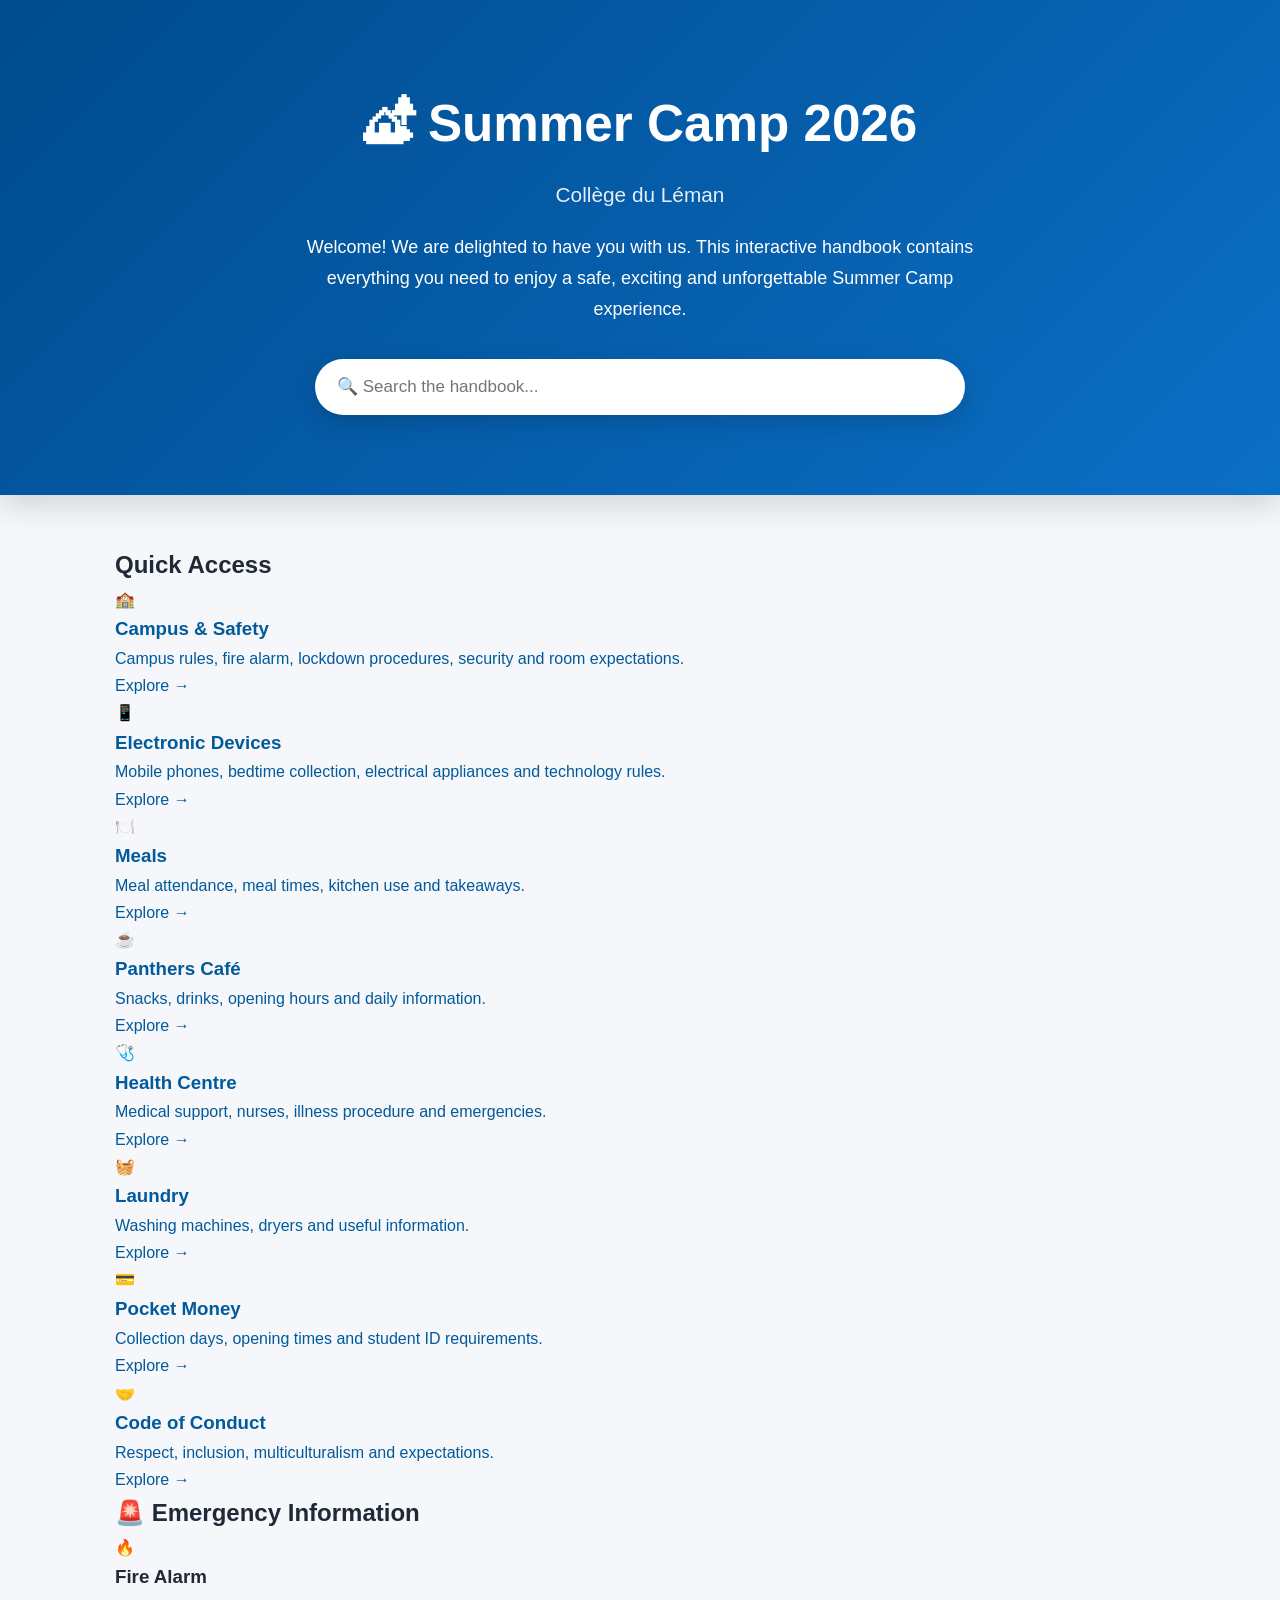
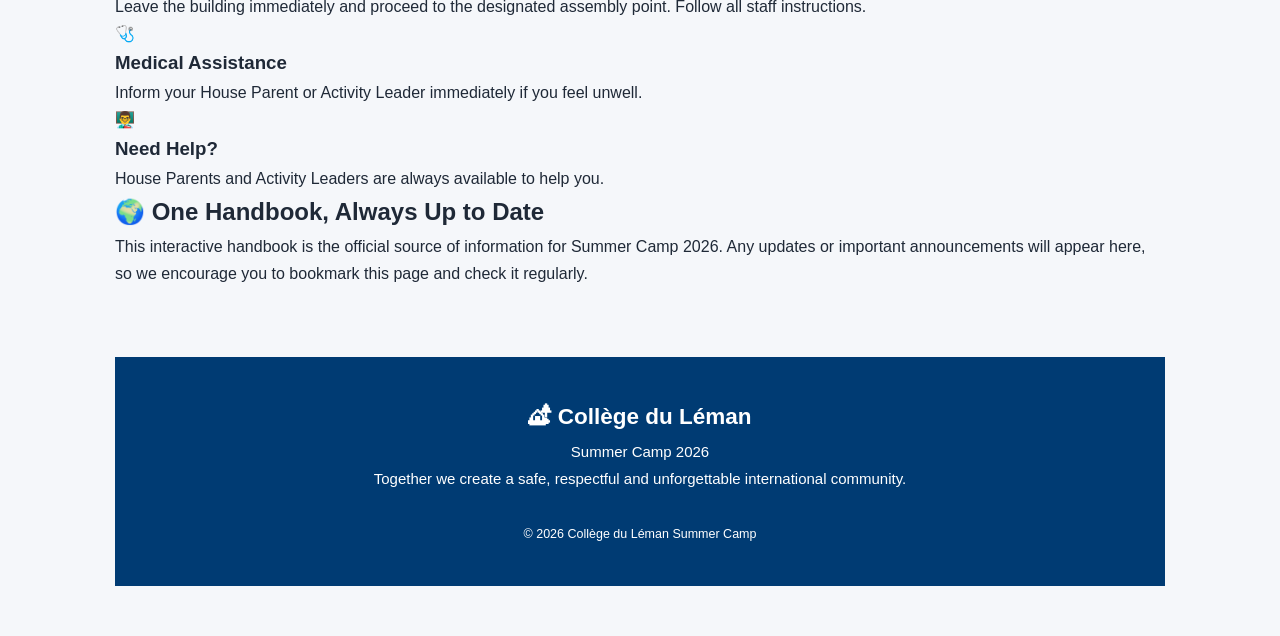
<file: index.html>
<!DOCTYPE html>
<html lang="en">

<head>

<meta charset="UTF-8">

<meta name="viewport"
content="width=device-width, initial-scale=1.0">

<title>

Collège du Léman
Summer Camp 2026

</title>

<link
rel="stylesheet"
href="style.css">

<link
rel="preconnect"
href="https://fonts.googleapis.com">

<link
rel="preconnect"
href="https://fonts.gstatic.com"
crossorigin>

<link
href="https://fonts.googleapis.com/css2?family=Poppins:wght@300;400;500;600;700&display=swap"
rel="stylesheet">

</head>

<body>

<header class="hero">

<div class="hero-content">

<h1>

🏕 Summer Camp 2026

</h1>

<p class="subtitle">

Collège du Léman

</p>

<p class="welcome">

Welcome!

We are delighted to have you with us.

This interactive handbook contains everything you need to enjoy a safe, exciting and unforgettable Summer Camp experience.

</p>

<input
type="text"
id="search"
placeholder="🔍 Search the handbook..."
onkeyup="searchCards()">

</div>

</header>

<main>

<section class="quick">

<h2>

Quick Access

</h2>

<div class="cards">
    <!-- CAMPUS -->

<a href="campus.html" class="card">

    <div class="emoji">🏫</div>

    <h3>Campus & Safety</h3>

    <p>
        Campus rules, fire alarm, lockdown procedures,
        security and room expectations.
    </p>

    <span class="open">

        Explore →

    </span>

</a>

<!-- DEVICES -->

<a href="devices.html" class="card">

    <div class="emoji">📱</div>

    <h3>Electronic Devices</h3>

    <p>
        Mobile phones, bedtime collection,
        electrical appliances and technology rules.
    </p>

    <span class="open">

        Explore →

    </span>

</a>

<!-- MEALS -->

<a href="meals.html" class="card">

    <div class="emoji">🍽️</div>

    <h3>Meals</h3>

    <p>
        Meal attendance,
        meal times,
        kitchen use
        and takeaways.
    </p>

    <span class="open">

        Explore →

    </span>

</a>

<!-- CAFE -->

<a href="cafe.html" class="card">

    <div class="emoji">☕</div>

    <h3>Panthers Café</h3>

    <p>
        Snacks,
        drinks,
        opening hours
        and daily information.
    </p>

    <span class="open">

        Explore →

    </span>

</a>

<!-- HEALTH -->

<a href="health.html" class="card">

    <div class="emoji">🩺</div>

    <h3>Health Centre</h3>

    <p>
        Medical support,
        nurses,
        illness procedure
        and emergencies.
    </p>

    <span class="open">

        Explore →

    </span>

</a>

<!-- LAUNDRY -->

<a href="laundry.html" class="card">

    <div class="emoji">🧺</div>

    <h3>Laundry</h3>

    <p>
        Washing machines,
        dryers
        and useful information.
    </p>

    <span class="open">

        Explore →

    </span>

</a>

<!-- MONEY -->

<a href="money.html" class="card">

    <div class="emoji">💳</div>

    <h3>Pocket Money</h3>

    <p>
        Collection days,
        opening times
        and student ID requirements.
    </p>

    <span class="open">

        Explore →

    </span>

</a>

<!-- CONDUCT -->

<a href="conduct.html" class="card">

    <div class="emoji">🤝</div>

    <h3>Code of Conduct</h3>

    <p>
        Respect,
        inclusion,
        multiculturalism
        and expectations.
    </p>

    <span class="open">

        Explore →

    </span>

</a>
</div>

</section>

<!-- =======================================
EMERGENCY INFORMATION
======================================= -->

<section class="info-section">

    <h2>🚨 Emergency Information</h2>

    <div class="info-grid">

        <div class="info-box emergency">
            <div class="emoji">🔥</div>
            <h3>Fire Alarm</h3>
            <p>
                Leave the building immediately and proceed to the designated assembly point. Follow all staff instructions.
            </p>
        </div>

        <div class="info-box medical">
            <div class="emoji">🩺</div>
            <h3>Medical Assistance</h3>
            <p>
                Inform your House Parent or Activity Leader immediately if you feel unwell.
            </p>
        </div>

        <div class="info-box contact">
            <div class="emoji">👨‍🏫</div>
            <h3>Need Help?</h3>
            <p>
                House Parents and Activity Leaders are always available to help you.
            </p>
        </div>

    </div>

</section>

<!-- =======================================
DOWNLOAD
======================================= -->

<section class="download">

    <h2>🌍 One Handbook, Always Up to Date</h2>

    <p>
        This interactive handbook is the official source of information for Summer Camp 2026.
        Any updates or important announcements will appear here, so we encourage you to bookmark this page and check it regularly.
    </p>

</section>

</section>

<!-- =======================================
FOOTER
======================================= -->

<footer>

    <h2>🏕 Collège du Léman</h2>

    <p>

        Summer Camp 2026

    </p>

    <p>

        Together we create a safe, respectful and unforgettable international community.

    </p>

    <br>

    <small>

        © 2026 Collège du Léman Summer Camp

    </small>

</footer>

<script src="script.js"></script>

</body>

</html>
</file>
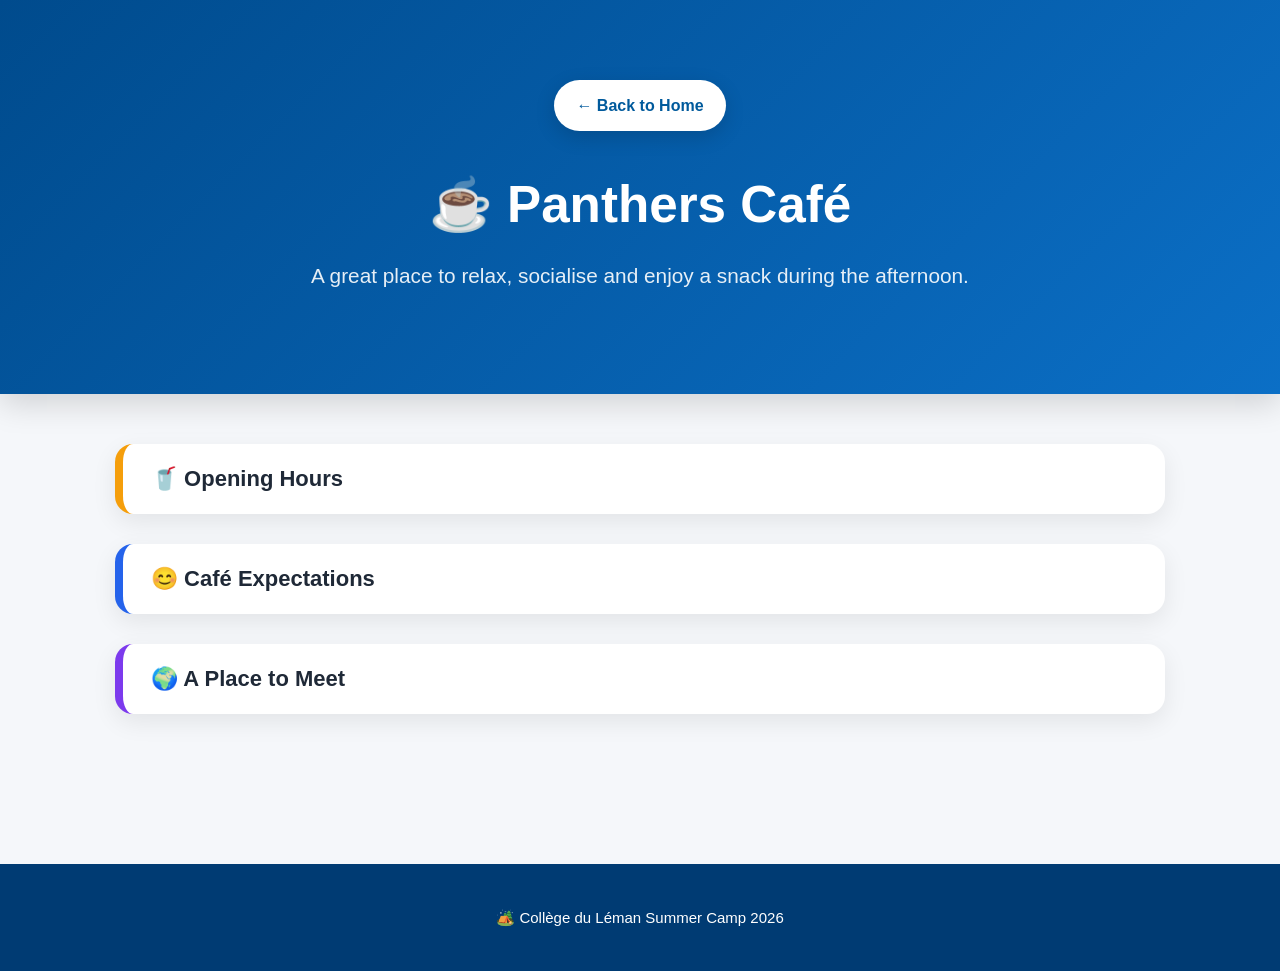
<file: cafe.html>
<!DOCTYPE html>
<html lang="en">

<head>

<meta charset="UTF-8">
<meta name="viewport" content="width=device-width, initial-scale=1.0">

<title>Panthers Café | Summer Camp 2026</title>

<link rel="stylesheet" href="style.css">

<link rel="preconnect" href="https://fonts.googleapis.com">
<link rel="preconnect" href="https://fonts.gstatic.com" crossorigin>

<link href="https://fonts.googleapis.com/css2?family=Poppins:wght@300;400;500;600;700&display=swap" rel="stylesheet">

</head>

<body>

<header class="hero">

<div class="hero-content">

<a href="index.html" class="back-button">← Back to Home</a>

<h1>☕ Panthers Café</h1>

<p class="subtitle">

A great place to relax, socialise and enjoy a snack during the afternoon.

</p>

</div>

</header>

<main>

<section class="section">

<button class="accordion main">

🥤 Opening Hours

</button>

<div class="panel">

<p>

The Panthers Café is open every day from:

</p>

<h2 style="text-align:center;color:#005A9C;margin:20px 0;">

15:15 – 16:15

</h2>

<p>

Snacks and drinks are available throughout the opening period.

</p>

</div>

</section>

<section class="section">

<button class="accordion main">

😊 Café Expectations

</button>

<div class="panel">

<p>

Please help us keep the Panthers Café clean and welcoming for everyone.

</p>

<ul>

<li>🗑️ Dispose of your rubbish in the bins provided.</li>

<li>🤝 Be respectful towards other students and staff.</li>

<li>🪑 Return chairs and tables to their original position.</li>

<li>🍫 Consume food and drinks responsibly.</li>

</ul>

</div>

</section>

<section class="section">

<button class="accordion main">

🌍 A Place to Meet

</button>

<div class="panel">

<p>

The Panthers Café is a great opportunity to meet students from different countries, make new friends and enjoy the international spirit of the Summer Camp.

</p>

</div>

</section>

</main>

<footer>

🏕️ Collège du Léman Summer Camp 2026

</footer>

<script src="script.js"></script>

</body>

</html>
</file>
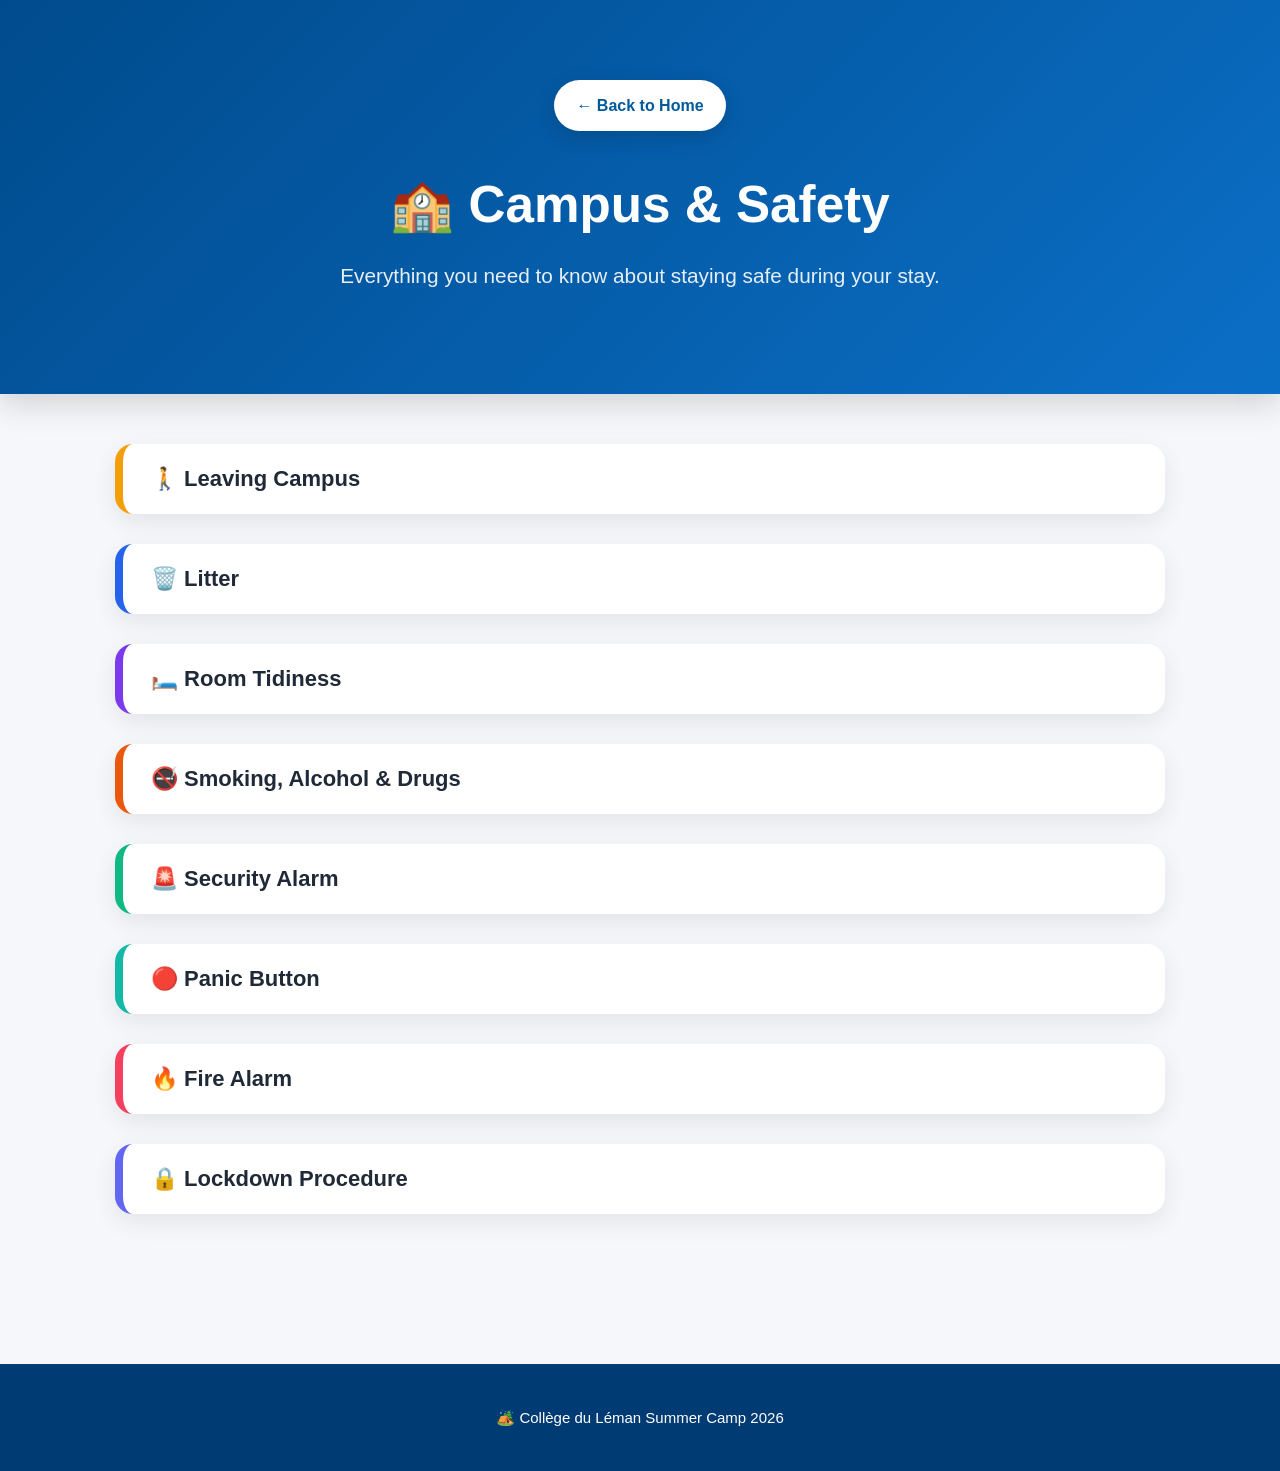
<file: campus.html>
<!DOCTYPE html>
<html lang="en">

<head>

<meta charset="UTF-8">
<meta name="viewport" content="width=device-width, initial-scale=1.0">

<title>Campus & Safety | Summer Camp 2026</title>

<link rel="stylesheet" href="style.css">

<link rel="preconnect" href="https://fonts.googleapis.com">
<link rel="preconnect" href="https://fonts.gstatic.com" crossorigin>

<link href="https://fonts.googleapis.com/css2?family=Poppins:wght@300;400;500;600;700&display=swap" rel="stylesheet">

</head>

<body>

<header class="hero">

<div class="hero-content">

<a href="index.html" class="back-button">← Back to Home</a>

<h1>🏫 Campus & Safety</h1>

<p class="subtitle">

Everything you need to know about staying safe during your stay.

</p>

</div>

</header>

<main>

<section class="section">

<button class="accordion main">

🚶 Leaving Campus

</button>

<div class="panel">

<p>

Students must not leave the Boarding Houses or the campus without permission and supervision from a member of staff.

</p>

<p>

Visits to the shops in Versoix can be arranged with the House Parent(s) on duty.

</p>

</div>

</section>

<section class="section">

<button class="accordion main">

🗑️ Litter

</button>

<div class="panel">

<p>

Always use the litter bins provided and help keep the Boarding Houses and the campus clean.

</p>

</div>

</section>

<section class="section">

<button class="accordion main">

🛏️ Room Tidiness

</button>

<div class="panel">

<p>

Keep your room tidy and presentable every morning so that the cleaning staff can carry out their work.

</p>

</div>

</section>

<section class="section">

<button class="accordion main">

🚭 Smoking, Alcohol & Drugs

</button>

<div class="panel">

<p>

Smoking, vaping, drinking alcohol and the use or possession of illegal drugs are strictly prohibited.

</p>

<p>

Only prescribed medication is permitted and must be declared to the Summer Camp staff upon arrival.

</p>

</div>

</section>

<section class="section">

<button class="accordion main">

🚨 Security Alarm

</button>

<div class="panel">

<p>

The Boarding House alarm is activated every night.

</p>

<p>

Once the alarm is set, doors and windows must not be opened unless instructed by a member of staff.

</p>

</div>

</section>

<section class="section">

<button class="accordion main">

🔴 Panic Button

</button>

<div class="panel">

<p>

The panic button must only be used in the event of a genuine emergency, such as an intruder entering the Boarding House.

</p>

</div>

</section>

<section class="section">

<button class="accordion main">

🔥 Fire Alarm

</button>

<div class="panel">

<p>

When you hear the fire alarm, remain calm and leave the Boarding House immediately.

</p>

<p>

Follow the instructions of staff and proceed directly to the designated assembly point.

</p>

</div>

</section>

<section class="section">

<button class="accordion main">

🔒 Lockdown Procedure

</button>

<div class="panel">

<p>

The lockdown code is:

</p>

<p>

<strong>LE BUS DE LAUSANNE EST EN RETARD</strong>

</p>

<p>

As soon as this message is heard, follow staff instructions immediately.

If indoors, remain in a safe location.

If outdoors, move away from danger and hide until the situation has been resolved.

</p>

</div>

</section>

</main>

<footer>

🏕️ Collège du Léman Summer Camp 2026

</footer>

<script src="script.js"></script>

</body>

</html>
</file>
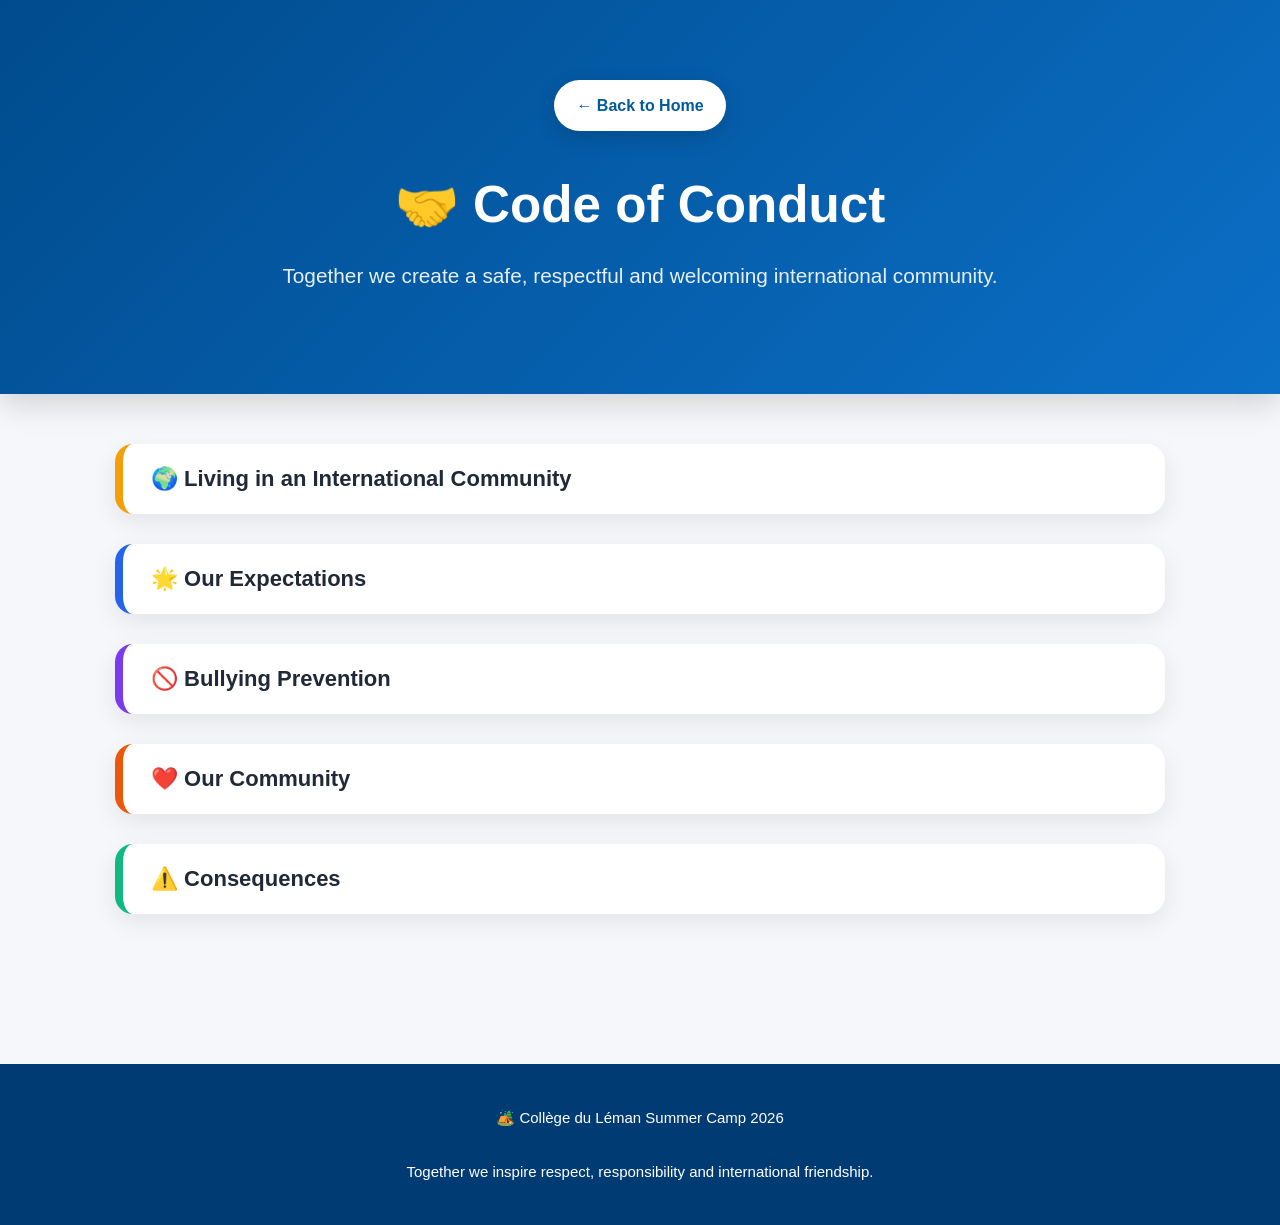
<file: conduct.html>
<!DOCTYPE html>
<html lang="en">

<head>

<meta charset="UTF-8">
<meta name="viewport" content="width=device-width, initial-scale=1.0">

<title>Code of Conduct | Summer Camp 2026</title>

<link rel="stylesheet" href="style.css">

<link rel="preconnect" href="https://fonts.googleapis.com">
<link rel="preconnect" href="https://fonts.gstatic.com" crossorigin>

<link href="https://fonts.googleapis.com/css2?family=Poppins:wght@300;400;500;600;700&display=swap" rel="stylesheet">

</head>

<body>

<header class="hero">

<div class="hero-content">

<a href="index.html" class="back-button">← Back to Home</a>

<h1>🤝 Code of Conduct</h1>

<p class="subtitle">

Together we create a safe, respectful and welcoming international community.

</p>

</div>

</header>

<main>

<section class="section">

<button class="accordion main">

🌍 Living in an International Community

</button>

<div class="panel">

<p>

Collège du Léman Summer Camp brings together students from all over the world.

</p>

<p>

Every culture, language and tradition enriches our community. We encourage every student to be curious, open-minded and respectful towards others.

</p>

<p>

By learning from one another, we create an unforgettable international experience.

</p>

</div>

</section>

<section class="section">

<button class="accordion main">

🌟 Our Expectations

</button>

<div class="panel">

<ul>

<li>🤝 Treat everyone with kindness, respect and courtesy.</li>

<li>🌍 Appreciate and respect different cultures, languages, beliefs and traditions.</li>

<li>❤️ Be open-minded and inclusive, making everyone feel welcome.</li>

<li>🇬🇧🇫🇷 Respect both English and French as the official languages of the Summer Camp and make every effort to communicate respectfully.</li>

<li>👨‍🏫 Follow the instructions of House Parents, Activity Leaders and all members of staff.</li>

<li>🏠 Respect the rights, privacy and property of others.</li>

<li>😴 Respect the sleep and wellbeing of others by keeping noise to a minimum during quiet hours.</li>

<li>🛡️ Behave responsibly and make safe choices at all times.</li>

<li>⏰ Be punctual and attend all scheduled activities and meals.</li>

<li>🧹 Help maintain a clean and welcoming environment.</li>

<li>🏕️ Represent yourself and Collège du Léman positively both on and off campus.</li>

</ul>

</div>

</section>

<section class="section">

<button class="accordion main">

🚫 Bullying Prevention

</button>

<div class="panel">

<p>

Bullying, intimidation, discrimination, harassment or any behaviour that makes another person feel unsafe or unwelcome will not be tolerated.

</p>

<p>

We are committed to providing a safe, inclusive and supportive environment for every student.

</p>

<p>

Any concerns or signs of bullying will be taken seriously and addressed promptly by our staff.

</p>

</div>

</section>

<section class="section">

<button class="accordion main">

❤️ Our Community

</button>

<div class="panel">

<p>

Every student plays an important role in creating a positive Summer Camp experience.

</p>

<p>

By respecting one another, celebrating our differences and supporting each other, we create a community where everyone feels safe, valued and included.

</p>

</div>

</section>

<section class="section">

<button class="accordion main">

⚠️ Consequences

</button>

<div class="panel">

<p>

Failure to follow the Code of Conduct may result in disciplinary action.

</p>

<p>

Depending on the seriousness of the incident, this may include the loss of privileges, parental notification or, in exceptional circumstances, dismissal from the Summer Camp.

</p>

</div>

</section>

</main>

<footer>

🏕️ Collège du Léman Summer Camp 2026

<br><br>

Together we inspire respect, responsibility and international friendship.

</footer>

<script src="script.js"></script>

</body>

</html>
</file>
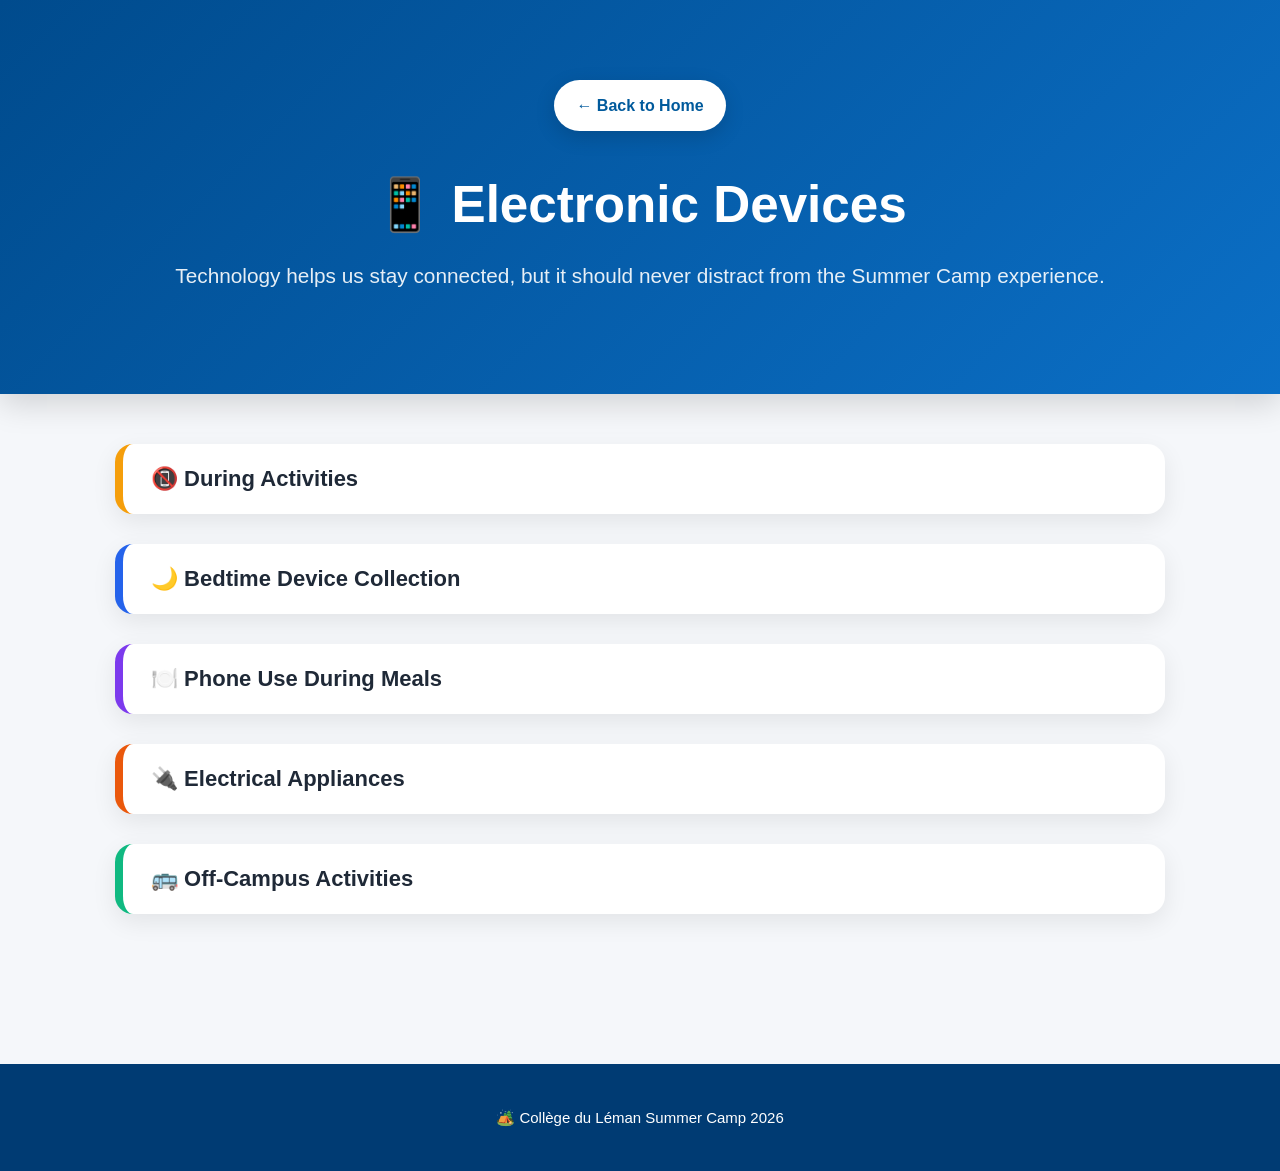
<file: devices.html>
<!DOCTYPE html>
<html lang="en">

<head>

<meta charset="UTF-8">
<meta name="viewport" content="width=device-width, initial-scale=1.0">

<title>Electronic Devices | Summer Camp 2026</title>

<link rel="stylesheet" href="style.css">

<link rel="preconnect" href="https://fonts.googleapis.com">
<link rel="preconnect" href="https://fonts.gstatic.com" crossorigin>

<link href="https://fonts.googleapis.com/css2?family=Poppins:wght@300;400;500;600;700&display=swap" rel="stylesheet">

</head>

<body>

<header class="hero">

<div class="hero-content">

<a href="index.html" class="back-button">← Back to Home</a>

<h1>📱 Electronic Devices</h1>

<p class="subtitle">

Technology helps us stay connected, but it should never distract from the Summer Camp experience.

</p>

</div>

</header>

<main>

<section class="section">

<button class="accordion main">

📵 During Activities

</button>

<div class="panel">

<p>

Mobile phones and other electronic devices must not be used during activities unless permission has been given by a member of staff.

</p>

<p>

If a device is used without permission, it may be confiscated by the Activity Leader for the remainder of the activity.

</p>

</div>

</section>

<section class="section">

<button class="accordion main">

🌙 Bedtime Device Collection

</button>

<div class="panel">

<p>

Students aged <strong>14 years and under</strong> must hand in their electronic devices at bedtime.

</p>

<p>

House Parents may also require any student to hand in their devices if they are being misused.

</p>

</div>

</section>

<section class="section">

<button class="accordion main">

🍽️ Phone Use During Meals

</button>

<div class="panel">

<p>

Students may not make or receive phone calls during meals.

</p>

<p>

Unauthorised use of mobile phones during meals may result in disciplinary action.

</p>

</div>

</section>

<section class="section">

<button class="accordion main">

🔌 Electrical Appliances

</button>

<div class="panel">

<p>

The following items are not permitted in student rooms:

</p>

<ul>

<li>Heaters</li>

<li>Cooking appliances</li>

<li>Refrigerators</li>

<li>Televisions</li>

<li>Sun lamps</li>

</ul>

</div>

</section>

<section class="section">

<button class="accordion main">

🚌 Off-Campus Activities

</button>

<div class="panel">

<p>

Electronic devices may be taken on off-campus activities as a safety resource.

</p>

<p>

Should they be used during the activity without permission, they will be confiscated for the remainder of the activity.

</p>

</div>

</section>

</main>

<footer>

🏕️ Collège du Léman Summer Camp 2026

</footer>

<script src="script.js"></script>

</body>

</html>
</file>
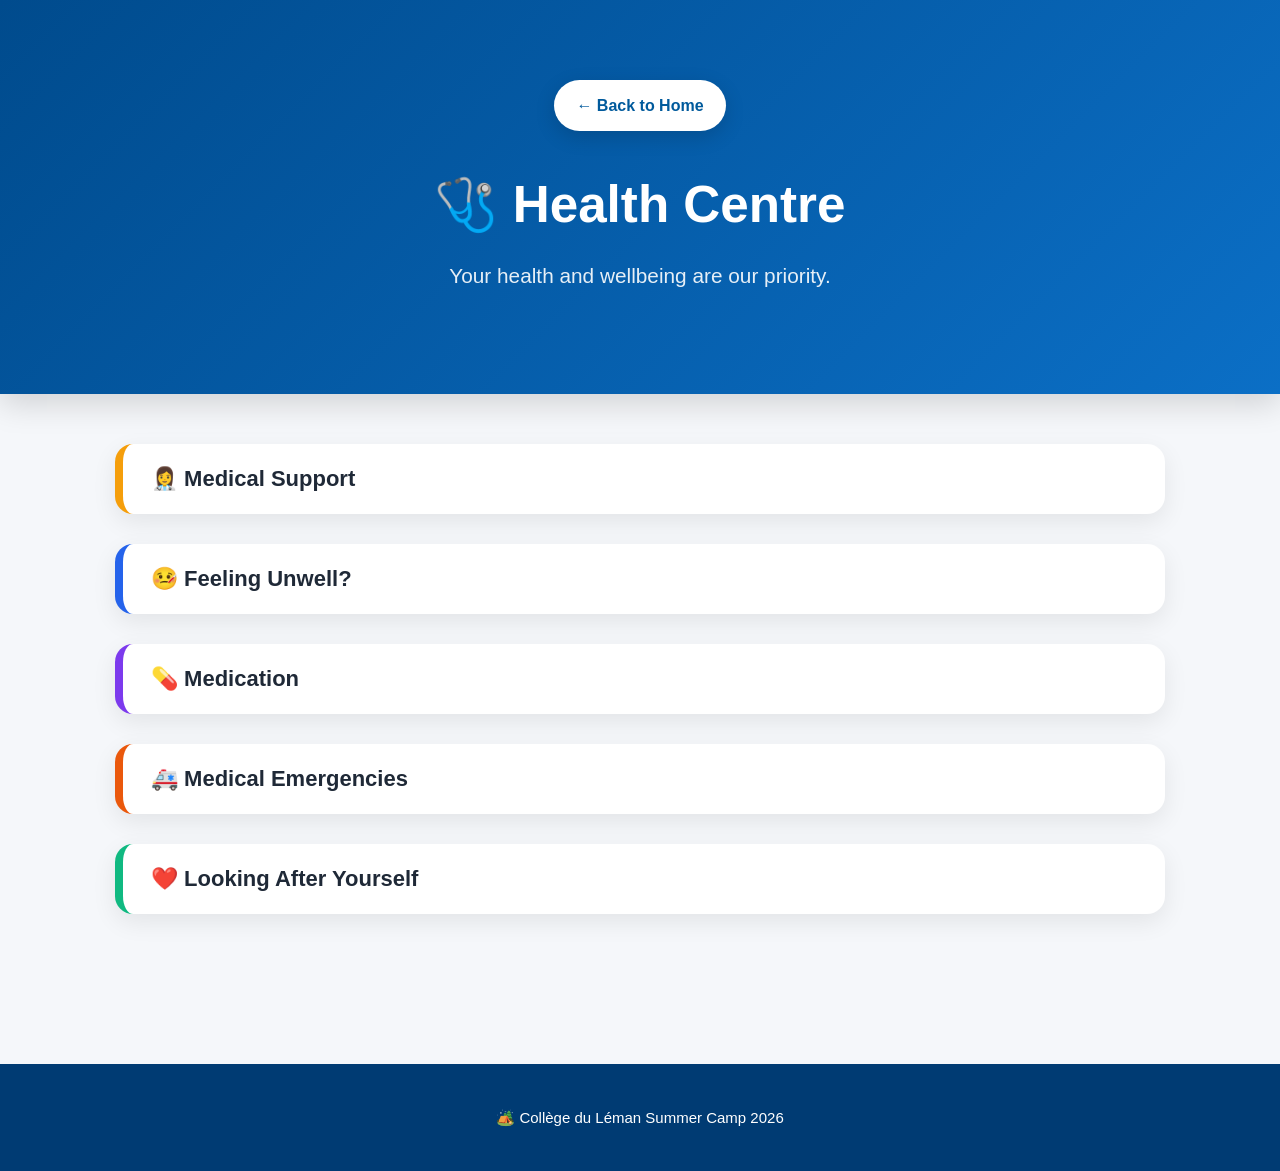
<file: health.html>
<!DOCTYPE html>
<html lang="en">

<head>

<meta charset="UTF-8">
<meta name="viewport" content="width=device-width, initial-scale=1.0">

<title>Health Centre | Summer Camp 2026</title>

<link rel="stylesheet" href="style.css">

<link rel="preconnect" href="https://fonts.googleapis.com">
<link rel="preconnect" href="https://fonts.gstatic.com" crossorigin>

<link href="https://fonts.googleapis.com/css2?family=Poppins:wght@300;400;500;600;700&display=swap" rel="stylesheet">

</head>

<body>

<header class="hero">

<div class="hero-content">

<a href="index.html" class="back-button">← Back to Home</a>

<h1>🩺 Health Centre</h1>

<p class="subtitle">

Your health and wellbeing are our priority.

</p>

</div>

</header>

<main>

<section class="section">

<button class="accordion main">

👩‍⚕️ Medical Support

</button>

<div class="panel">

<p>

A qualified nurse is available on campus from <strong>Monday to Friday, 08:30 to 17:30</strong>.

</p>

<p>

The Health Centre is here to support students with illnesses, injuries and general medical concerns.

</p>

</div>

</section>

<section class="section">

<button class="accordion main">

🤒 Feeling Unwell?

</button>

<div class="panel">

<p>

If you feel unwell or require medical assistance, please inform your <strong>House Parent</strong> or an <strong>Activity Leader</strong> immediately.

</p>

<p>

Do not go directly to the Health Centre unless instructed to do so by a member of staff.

</p>

</div>

</section>

<section class="section">

<button class="accordion main">

💊 Medication

</button>

<div class="panel">

<p>

Only medication prescribed by a doctor or declared to the Summer Camp staff may be kept or administered.

</p>

<p>

Never take medication belonging to another student.

</p>

</div>

</section>

<section class="section">

<button class="accordion main">

🚑 Medical Emergencies

</button>

<div class="panel">

<p>

In the event of a medical emergency, remain calm and immediately inform the nearest member of staff.

</p>

<p>

Our team will contact the Health Centre and, if necessary, the emergency services.

</p>

</div>

</section>

<section class="section">

<button class="accordion main">

❤️ Looking After Yourself

</button>

<div class="panel">

<ul>

<li>💧 Stay hydrated throughout the day.</li>

<li>🍎 Eat regular, balanced meals.</li>

<li>😴 Get enough sleep every night.</li>

<li>🧴 Wear sunscreen during outdoor activities.</li>

<li>🧢 Wear a cap or hat in hot weather.</li>

<li>😊 Speak to a member of staff if you are worried about anything.</li>

</ul>

</div>

</section>

</main>

<footer>

🏕️ Collège du Léman Summer Camp 2026

</footer>

<script src="script.js"></script>

</body>

</html>
</file>
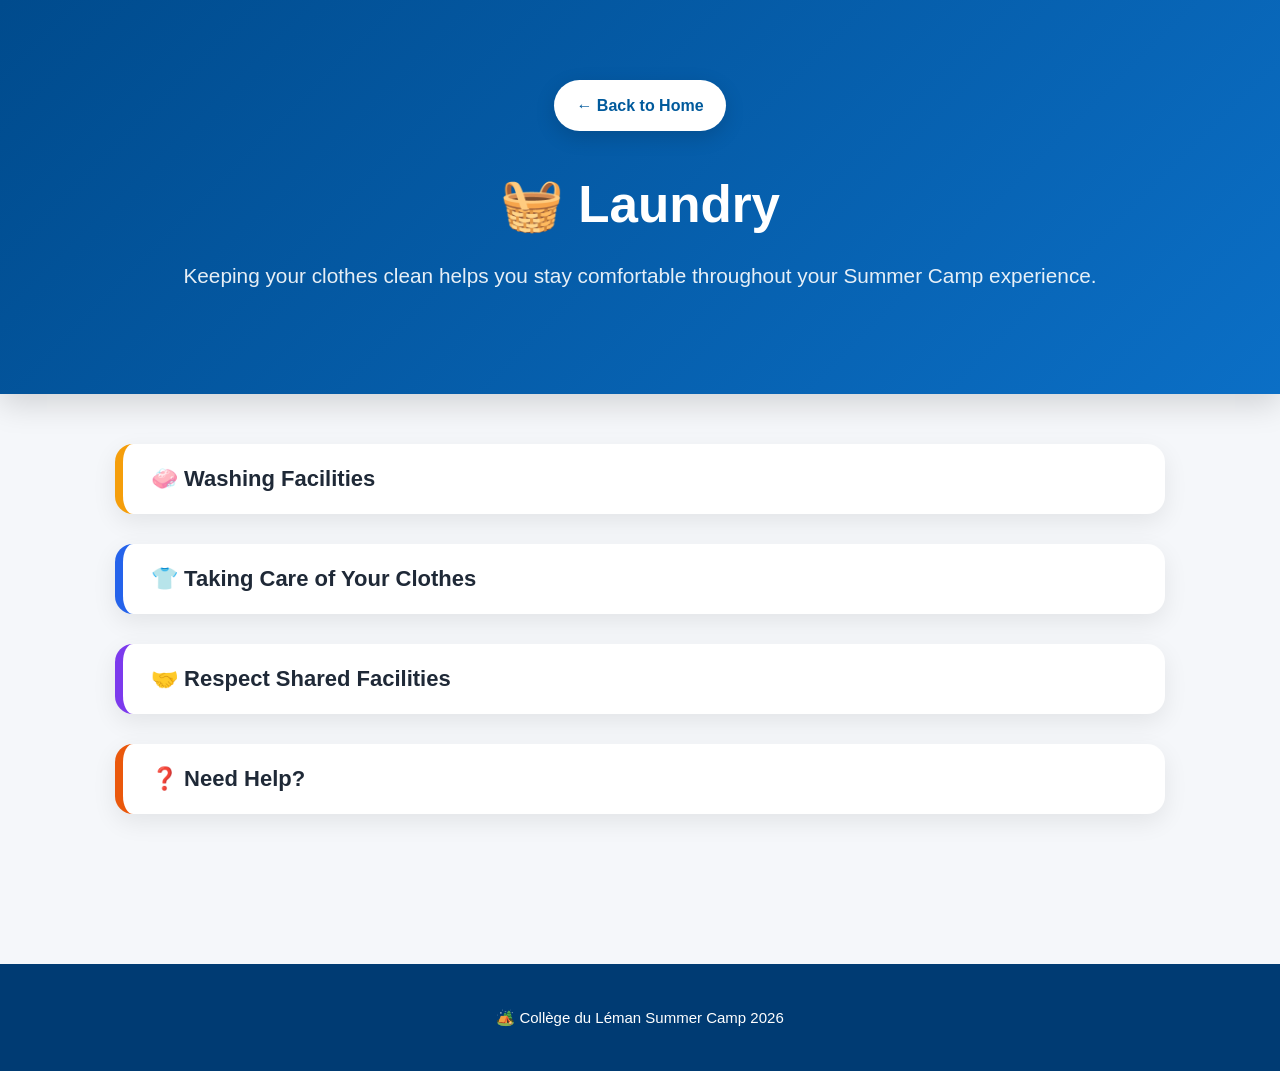
<file: laundry.html>
<!DOCTYPE html>
<html lang="en">

<head>

<meta charset="UTF-8">
<meta name="viewport" content="width=device-width, initial-scale=1.0">

<title>Laundry | Summer Camp 2026</title>

<link rel="stylesheet" href="style.css">

<link rel="preconnect" href="https://fonts.googleapis.com">
<link rel="preconnect" href="https://fonts.gstatic.com" crossorigin>

<link href="https://fonts.googleapis.com/css2?family=Poppins:wght@300;400;500;600;700&display=swap" rel="stylesheet">

</head>

<body>

<header class="hero">

<div class="hero-content">

<a href="index.html" class="back-button">← Back to Home</a>

<h1>🧺 Laundry</h1>

<p class="subtitle">

Keeping your clothes clean helps you stay comfortable throughout your Summer Camp experience.

</p>

</div>

</header>

<main>

<section class="section">

<button class="accordion main">

🧼 Washing Facilities

</button>

<div class="panel">

<p>

Each Boarding House is equipped with washing machines and dryers for student use.

</p>

<p>

If you are unsure how to use the machines, please ask a House Parent for assistance.

</p>

</div>

</section>

<section class="section">

<button class="accordion main">

👕 Taking Care of Your Clothes

</button>

<div class="panel">

<ul>

<li>👕 Check clothing labels before washing.</li>

<li>🎨 Separate white and coloured clothing.</li>

<li>🌡️ Use the correct washing programme.</li>

<li>🧺 Remove your laundry promptly once finished.</li>

<li>🧦 Make sure you collect all your belongings.</li>

</ul>

</div>

</section>

<section class="section">

<button class="accordion main">

🤝 Respect Shared Facilities

</button>

<div class="panel">

<p>

The laundry room is shared by everyone.

</p>

<ul>

<li>🧹 Leave the area clean after use.</li>

<li>⏰ Do not leave clothes in the machines for long periods.</li>

<li>😊 Respect other students who are waiting to use the facilities.</li>

</ul>

</div>

</section>

<section class="section">

<button class="accordion main">

❓ Need Help?

</button>

<div class="panel">

<p>

If you need any assistance with the washing machines, dryers or laundry products, please speak to your House Parent.

</p>

</div>

</section>

</main>

<footer>

🏕️ Collège du Léman Summer Camp 2026

</footer>

<script src="script.js"></script>

</body>

</html>
</file>
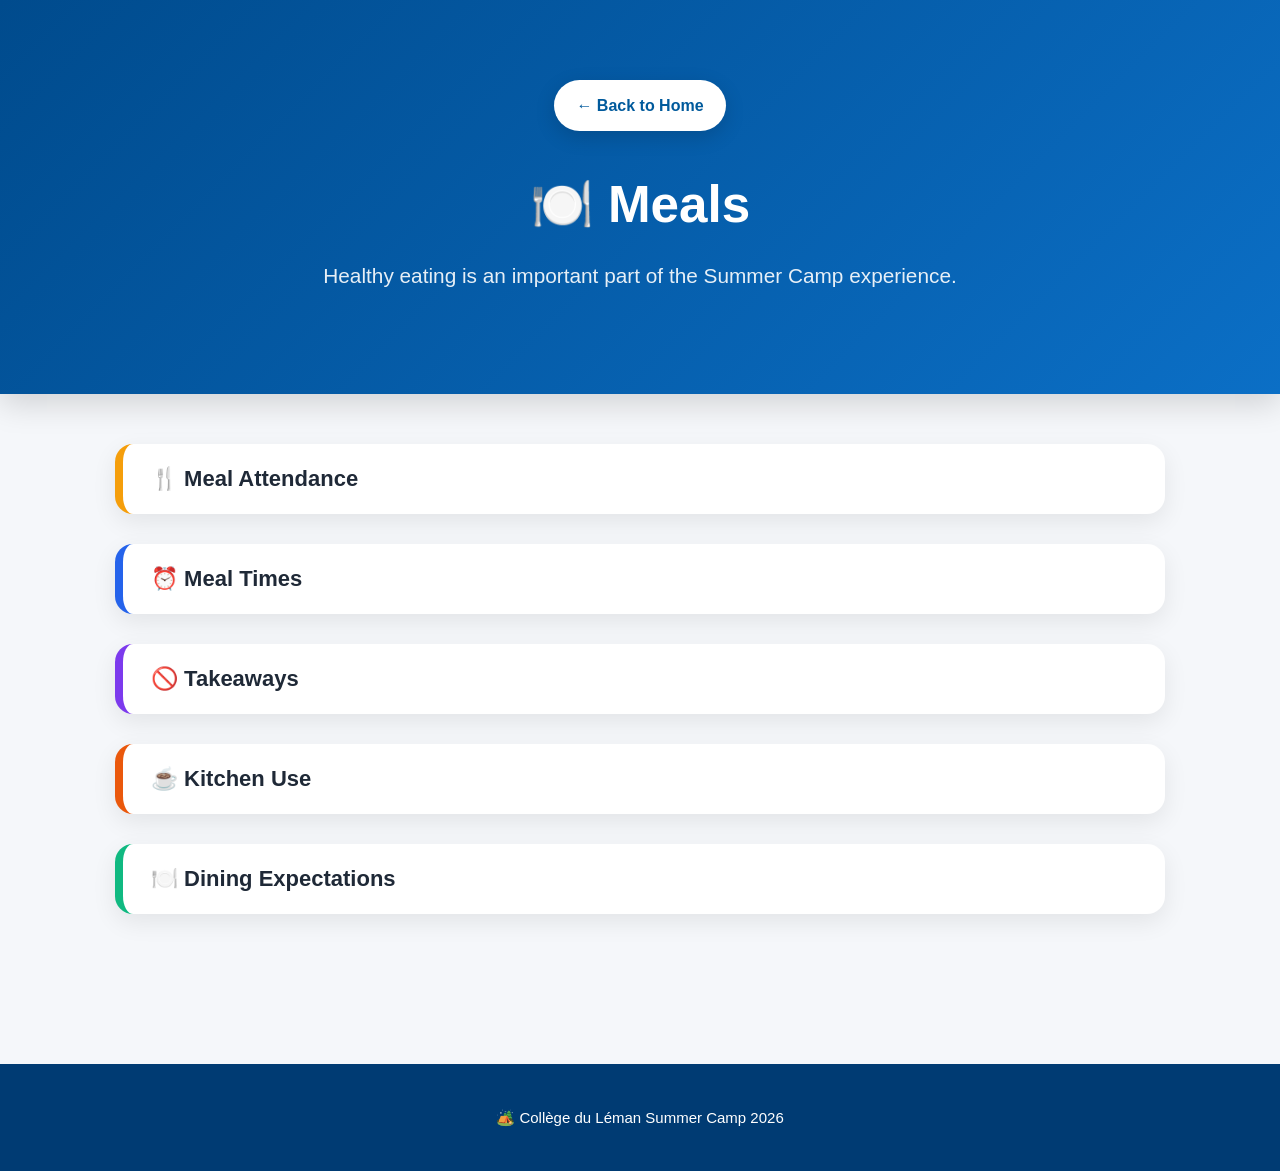
<file: meals.html>
<!DOCTYPE html>
<html lang="en">

<head>

<meta charset="UTF-8">
<meta name="viewport" content="width=device-width, initial-scale=1.0">

<title>Meals | Summer Camp 2026</title>

<link rel="stylesheet" href="style.css">

<link rel="preconnect" href="https://fonts.googleapis.com">
<link rel="preconnect" href="https://fonts.gstatic.com" crossorigin>

<link href="https://fonts.googleapis.com/css2?family=Poppins:wght@300;400;500;600;700&display=swap" rel="stylesheet">

</head>

<body>

<header class="hero">

<div class="hero-content">

<a href="index.html" class="back-button">← Back to Home</a>

<h1>🍽️ Meals</h1>

<p class="subtitle">

Healthy eating is an important part of the Summer Camp experience.

</p>

</div>

</header>

<main>

<section class="section">

<button class="accordion main">

🍴 Meal Attendance

</button>

<div class="panel">

<p>

Students are expected to attend all scheduled meals during their stay at Collège du Léman.

</p>

<p>

House Parents monitor students' wellbeing, including eating habits and activity levels.

</p>

</div>

</section>

<section class="section">

<button class="accordion main">

⏰ Meal Times

</button>

<div class="panel">

<table class="meal-table">

<tr>

<th>Meal</th>

<th>Time</th>

</tr>

<tr>

<td>🍳 Breakfast</td>

<td>08:00 – 08:45</td>

</tr>

<tr>

<td>🥪 Lunch</td>

<td>12:30 – 13:00</td>

</tr>

<tr>

<td>🍽️ Dinner</td>

<td>18:30 – 19:00</td>

</tr>

</table>

</div>

</section>

<section class="section">

<button class="accordion main">

🚫 Takeaways

</button>

<div class="panel">

<p>

Ordering takeaway food is not permitted.

</p>

</div>

</section>

<section class="section">

<button class="accordion main">

☕ Kitchen Use

</button>

<div class="panel">

<p>

Students may use the following appliances:

</p>

<ul>

<li>☕ Kettle</li>

<li>🍞 Toaster</li>

<li>❄️ Refrigerator</li>

<li>🍲 Microwave</li>

</ul>

<p>

The use of stoves is not permitted.

</p>

</div>

</section>

<section class="section">

<button class="accordion main">

🍽️ Dining Expectations

</button>

<div class="panel">

<p>

Students are expected to behave respectfully during meals, follow staff instructions and help maintain a pleasant dining environment for everyone.

</p>

</div>

</section>

</main>

<footer>

🏕️ Collège du Léman Summer Camp 2026

</footer>

<script src="script.js"></script>

</body>

</html>
</file>
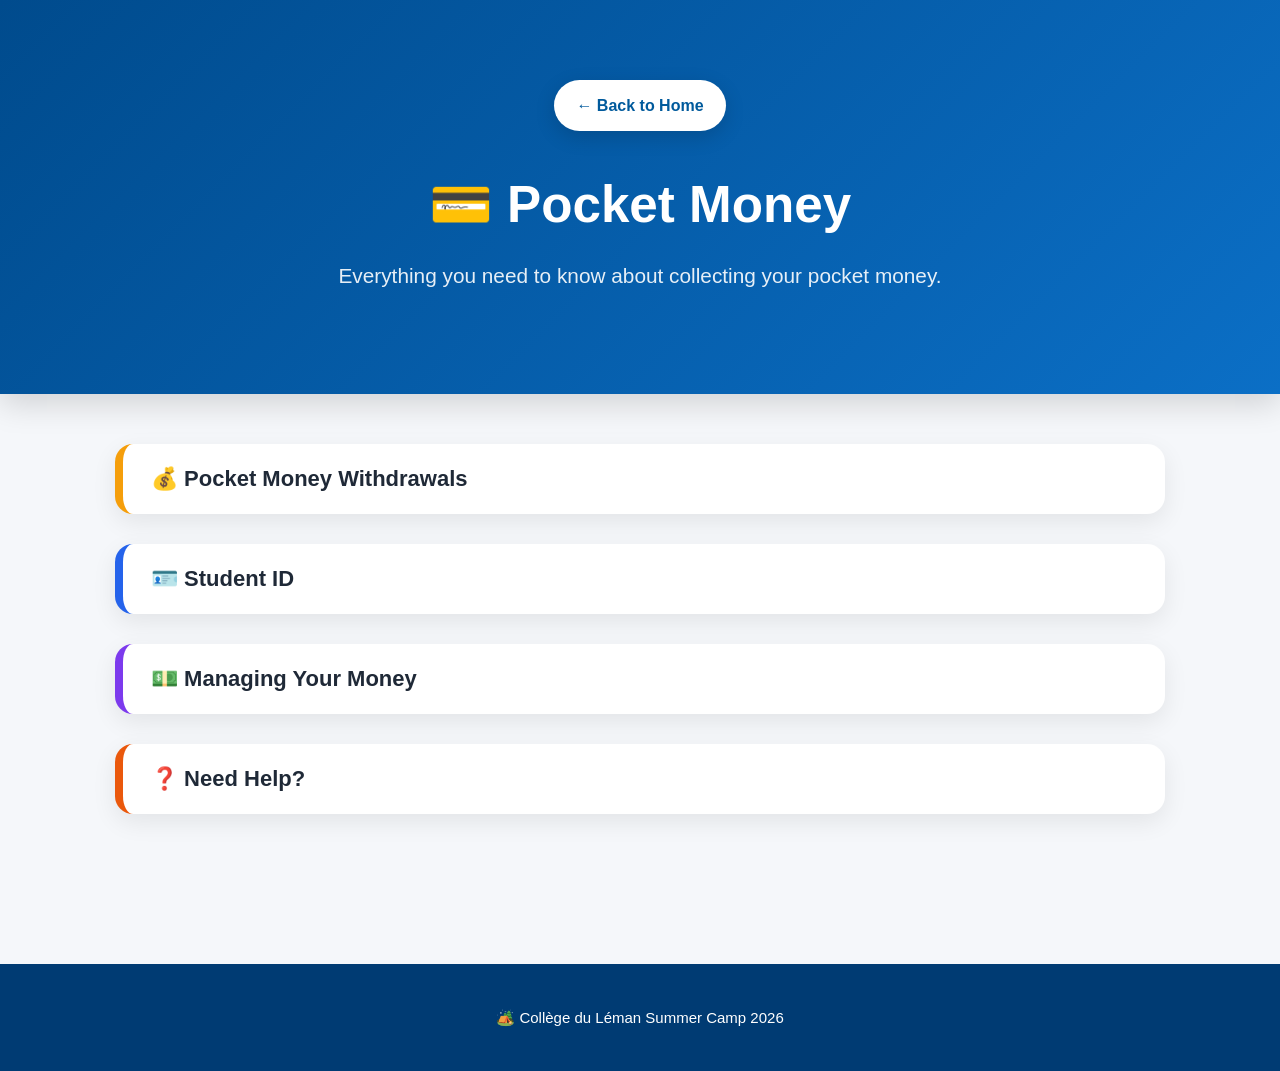
<file: money.html>
<!DOCTYPE html>
<html lang="en">

<head>

<meta charset="UTF-8">
<meta name="viewport" content="width=device-width, initial-scale=1.0">

<title>Pocket Money | Summer Camp 2026</title>

<link rel="stylesheet" href="style.css">

<link rel="preconnect" href="https://fonts.googleapis.com">
<link rel="preconnect" href="https://fonts.gstatic.com" crossorigin>

<link href="https://fonts.googleapis.com/css2?family=Poppins:wght@300;400;500;600;700&display=swap" rel="stylesheet">

</head>

<body>

<header class="hero">

<div class="hero-content">

<a href="index.html" class="back-button">← Back to Home</a>

<h1>💳 Pocket Money</h1>

<p class="subtitle">

Everything you need to know about collecting your pocket money.

</p>

</div>

</header>

<main>

<section class="section">

<button class="accordion main">

💰 Pocket Money Withdrawals

</button>

<div class="panel">

<p>

Pocket money can be withdrawn on the following days:

</p>

<ul>

<li>📅 Monday</li>

<li>📅 Wednesday</li>

<li>📅 Friday</li>

</ul>

<p>

Withdrawals take place during the scheduled breaks.

</p>

</div>

</section>

<section class="section">

<button class="accordion main">

🪪 Student ID

</button>

<div class="panel">

<p>

Students must present their <strong>Student ID Card</strong> before pocket money can be issued.

</p>

<p>

Without your Student ID, we cannot release your pocket money.

</p>

</div>

</section>

<section class="section">

<button class="accordion main">

💵 Managing Your Money

</button>

<div class="panel">

<p>

We encourage students to spend their money responsibly during their stay.

</p>

<ul>

<li>💡 Plan your spending.</li>

<li>🛍️ Avoid carrying large amounts of cash.</li>

<li>🔒 Keep your money in a safe place.</li>

<li>❓If you lose your money, inform a House Parent immediately.</li>

</ul>

</div>

</section>

<section class="section">

<button class="accordion main">

❓ Need Help?

</button>

<div class="panel">

<p>

If you have any questions regarding your pocket money, please speak to your House Parent.

</p>

</div>

</section>

</main>

<footer>

🏕️ Collège du Léman Summer Camp 2026

</footer>

<script src="script.js"></script>

</body>

</html>
</file>
<file: style.css>
/*==================================================
COLLÈGE DU LÉMAN
SUMMER CAMP 2026
==================================================*/

*{
    margin:0;
    padding:0;
    box-sizing:border-box;
}

:root{

    --blue:#005A9C;
    --lightBlue:#EAF4FC;
    --dark:#1F2937;
    --grey:#6B7280;
    --white:#FFFFFF;
    --background:#F5F7FA;
    --green:#2E8B57;
    --orange:#F59E0B;
    --red:#DC2626;

}

html{

    scroll-behavior:smooth;

}

body{

    background:var(--background);

    color:var(--dark);

    font-family:
    "Segoe UI",
    Arial,
    Helvetica,
    sans-serif;

    line-height:1.7;

}

/*==================================================
HERO
==================================================*/

.hero{

    background:
    linear-gradient(
    135deg,
    #004b8d,
    #0b6fc6);

    color:white;

    padding:80px 25px;

    text-align:center;

    box-shadow:
    0 10px 30px
    rgba(0,0,0,.15);

}

.hero h1{

    font-size:3.2rem;

    margin-bottom:10px;

    font-weight:700;

}

.subtitle{

    font-size:1.3rem;

    opacity:.9;

    margin-bottom:20px;

}

.welcome{

    max-width:700px;

    margin:auto;

    font-size:18px;

}

/*==================================================
SEARCH
==================================================*/

#search{

    margin-top:35px;

    width:100%;

    max-width:650px;

    padding:18px 22px;

    border:none;

    outline:none;

    border-radius:50px;

    font-size:17px;

    background:white;

    box-shadow:
    0 8px 25px
    rgba(0,0,0,.15);

    transition:.3s;

}

#search:focus{

    transform:scale(1.02);

}

/*==================================================
MAIN
==================================================*/

main{

    width:92%;

    max-width:1050px;

    margin:auto;

    padding:50px 0;

}

/*==================================================
SECTION
==================================================*/

.section{

    margin-bottom:22px;

}
/*==================================================
MAIN ACCORDIONS
==================================================*/

.accordion{

    width:100%;

    border:none;

    cursor:pointer;

    outline:none;

    transition:.35s ease;

    text-align:left;

}

/* Main cards */

.accordion.main{

    background:var(--white);

    color:var(--dark);

    font-size:22px;

    font-weight:700;

    padding:22px 28px;

    border-radius:18px;

    box-shadow:
    0 8px 24px rgba(0,0,0,.08);

    margin-bottom:8px;

}

.accordion.main:hover{

    transform:translateY(-3px);

    box-shadow:
    0 14px 35px rgba(0,0,0,.15);

}

/* Active */

.accordion.main.active{

    background:var(--blue);

    color:white;

}

/*==================================================
SUB ACCORDIONS
==================================================*/

.accordion.sub{

    background:#f9fbfd;

    color:var(--dark);

    margin-top:15px;

    padding:18px 22px;

    font-size:18px;

    font-weight:600;

    border-left:6px solid var(--blue);

    border-radius:14px;

}

.accordion.sub:hover{

    background:var(--lightBlue);

}

.accordion.sub.active{

    background:var(--blue);

    color:white;

}

/*==================================================
PANELS
==================================================*/

.panel{

    max-height:0;

    overflow:hidden;

    transition:max-height .4s ease;

    background:white;

    padding:0 22px;

}

.panel p{

    margin:18px 0;

    color:#444;

}

.panel ul{

    margin:18px 25px;

}

.panel li{

    margin:12px 0;

}

/*==================================================
LISTS
==================================================*/

.panel li::marker{

    color:var(--blue);

}

/*==================================================
LINKS
==================================================*/

a{

    color:var(--blue);

    text-decoration:none;

}

a:hover{

    text-decoration:underline;

}

/*==================================================
SMALL EMPHASIS
==================================================*/

strong{

    color:var(--blue);

}

b{

    color:var(--blue);

}
/*==================================================
SECTION COLOURS
==================================================*/

.section:nth-child(1) .accordion.main{
    border-left:8px solid #f59e0b;
}

.section:nth-child(2) .accordion.main{
    border-left:8px solid #2563eb;
}

.section:nth-child(3) .accordion.main{
    border-left:8px solid #7c3aed;
}

.section:nth-child(4) .accordion.main{
    border-left:8px solid #ea580c;
}

.section:nth-child(5) .accordion.main{
    border-left:8px solid #10b981;
}

.section:nth-child(6) .accordion.main{
    border-left:8px solid #14b8a6;
}

.section:nth-child(7) .accordion.main{
    border-left:8px solid #f43f5e;
}

.section:nth-child(8) .accordion.main{
    border-left:8px solid #6366f1;
}

/*==================================================
SMOOTH ANIMATION
==================================================*/

.section{

    animation:fadeUp .6s ease;

}

@keyframes fadeUp{

    from{

        opacity:0;

        transform:translateY(20px);

    }

    to{

        opacity:1;

        transform:translateY(0);

    }

}

/*==================================================
SCROLLBAR
==================================================*/

::-webkit-scrollbar{

    width:10px;

}

::-webkit-scrollbar-track{

    background:#eef3f8;

}

::-webkit-scrollbar-thumb{

    background:#005A9C;

    border-radius:20px;

}

::-webkit-scrollbar-thumb:hover{

    background:#003b73;

}

/*==================================================
FOOTER
==================================================*/

footer{

    margin-top:70px;

    background:#003b73;

    color:white;

    text-align:center;

    padding:40px 20px;

    font-size:15px;

    line-height:1.8;

}

/*==================================================
MOBILE
==================================================*/

@media (max-width:900px){

.hero{

    padding:60px 20px;

}

.hero h1{

    font-size:2.4rem;

}

.subtitle{

    font-size:1.1rem;

}

.welcome{

    font-size:16px;

}

.accordion.main{

    font-size:19px;

    padding:20px;

}

.accordion.sub{

    font-size:16px;

    padding:16px;

}

.panel{

    padding:0 16px;

}

.panel ul{

    margin-left:20px;

}

#search{

    font-size:16px;

    padding:16px;

}

}

@media (max-width:600px){

.hero h1{

    font-size:2rem;

}

.subtitle{

    font-size:1rem;

}

.welcome{

    font-size:15px;

}

.accordion.main{

    font-size:17px;

}

.accordion.sub{

    font-size:15px;

}

}

.back-button{

display:inline-block;

margin-bottom:30px;

padding:12px 22px;

background:white;

color:#005A9C;

text-decoration:none;

font-weight:600;

border-radius:50px;

box-shadow:0 6px 20px rgba(0,0,0,.15);

transition:.3s;

}

.back-button:hover{

transform:translateY(-2px);

background:#EAF4FC;

}
/* ==========================================
MEAL TABLE
========================================== */

.meal-table{

width:100%;

border-collapse:collapse;

margin-top:15px;

}

.meal-table th{

background:#005A9C;

color:white;

padding:14px;

}

.meal-table td{

padding:14px;

border-bottom:1px solid #ddd;

background:white;

}

.meal-table tr:hover td{

background:#f3f9ff;

}

/*==================================================
END
==================================================*/
</file>
